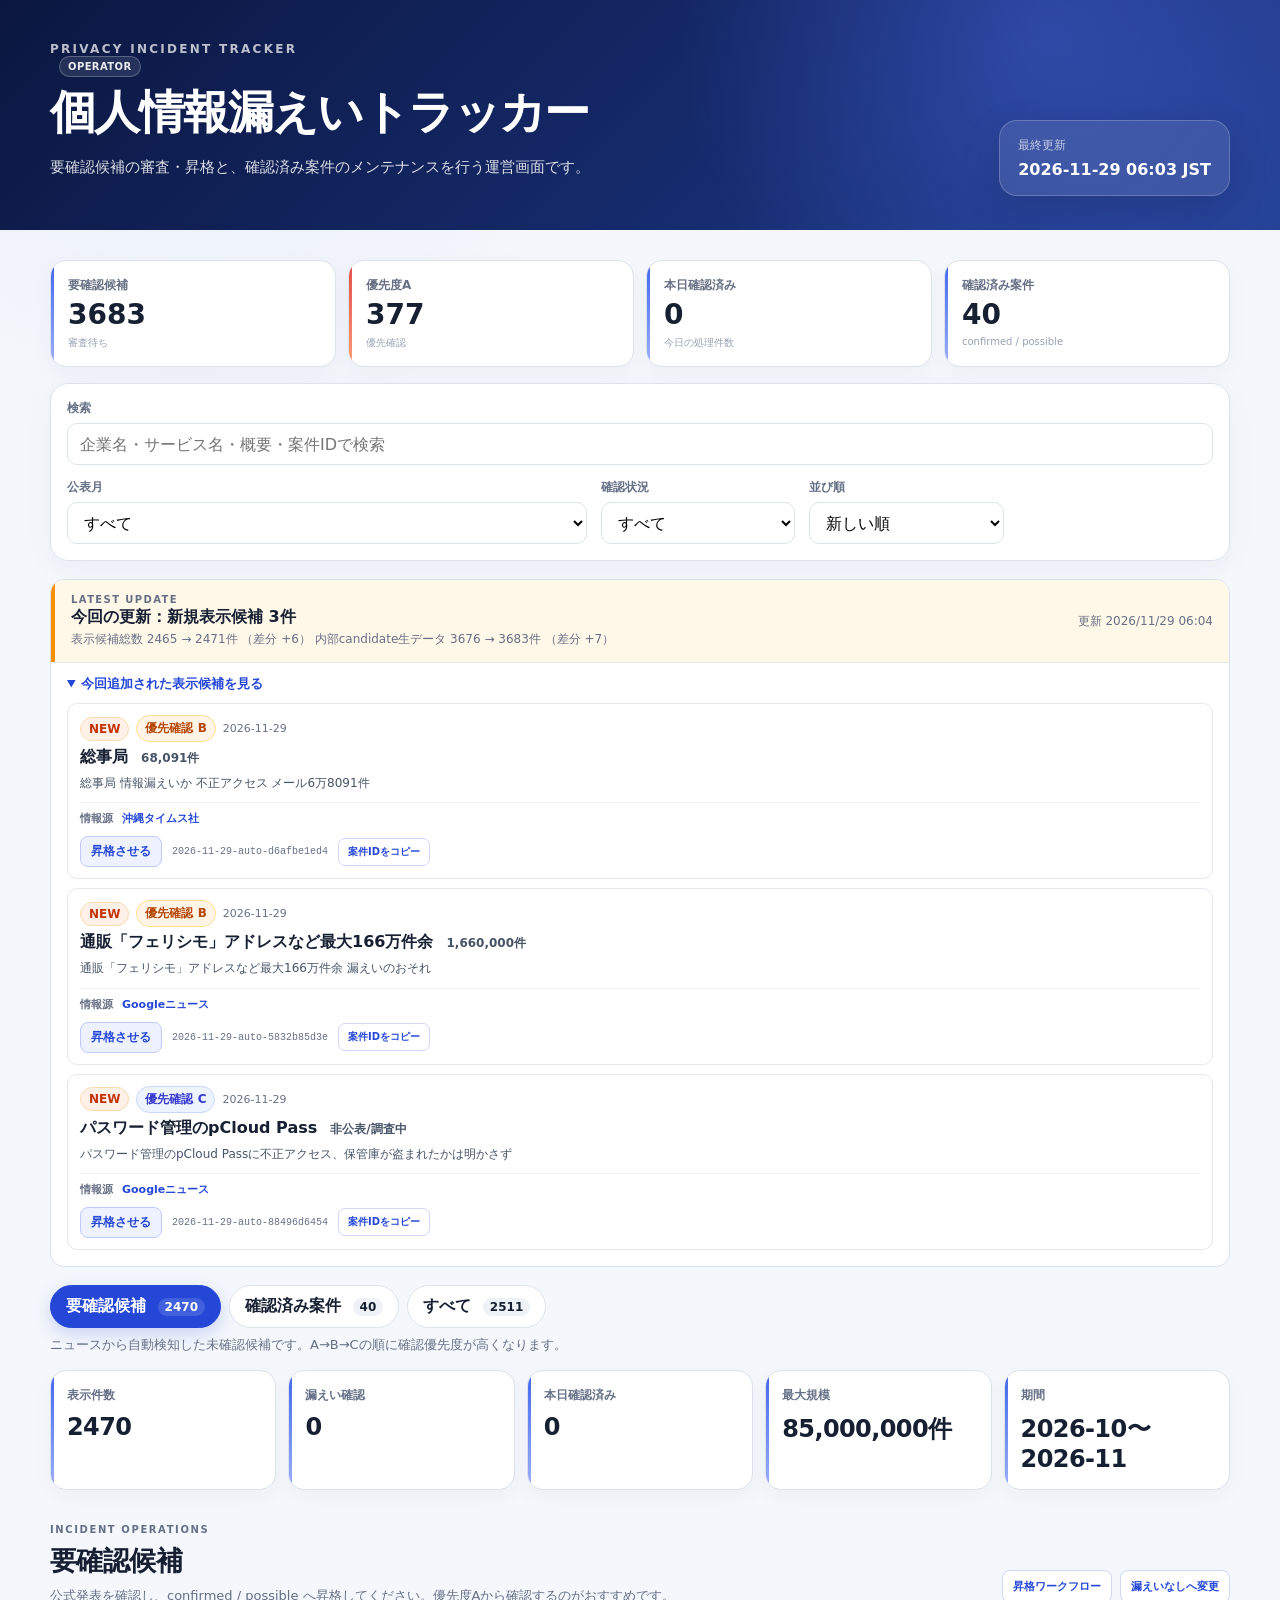
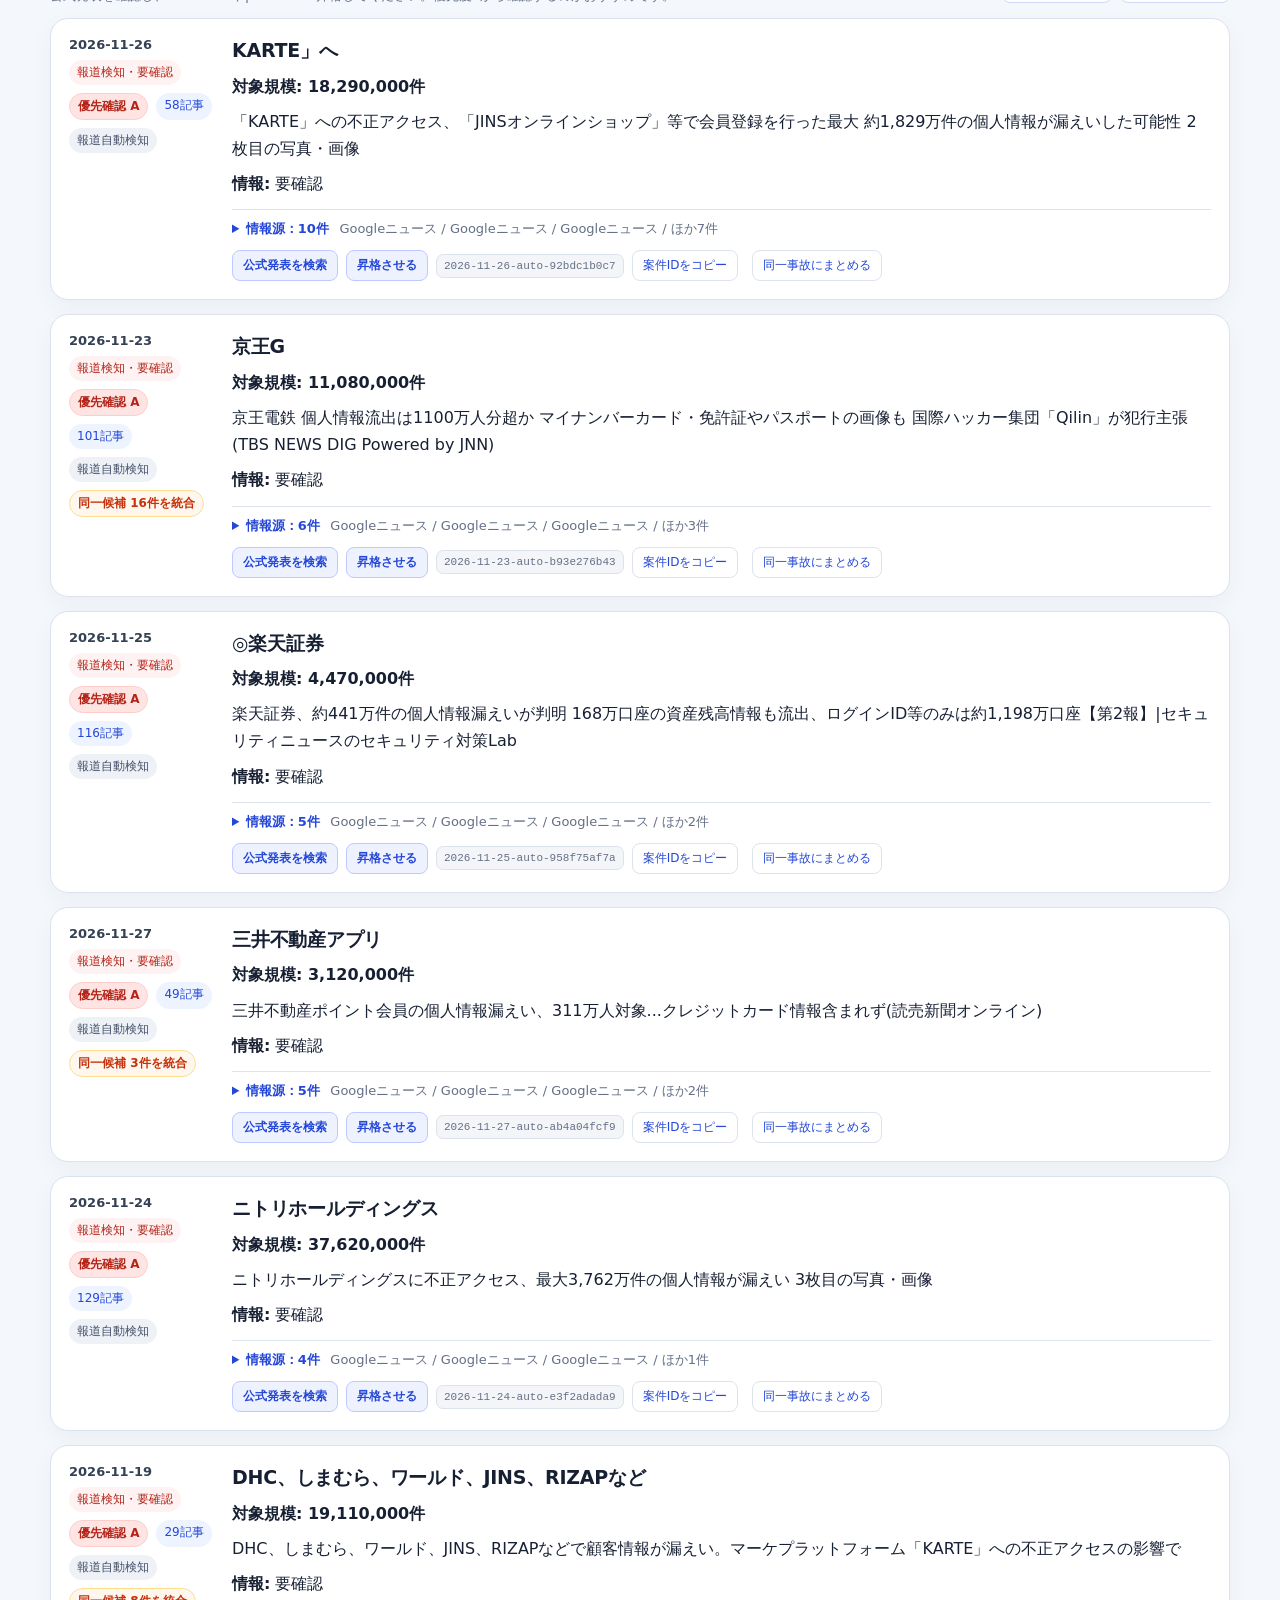
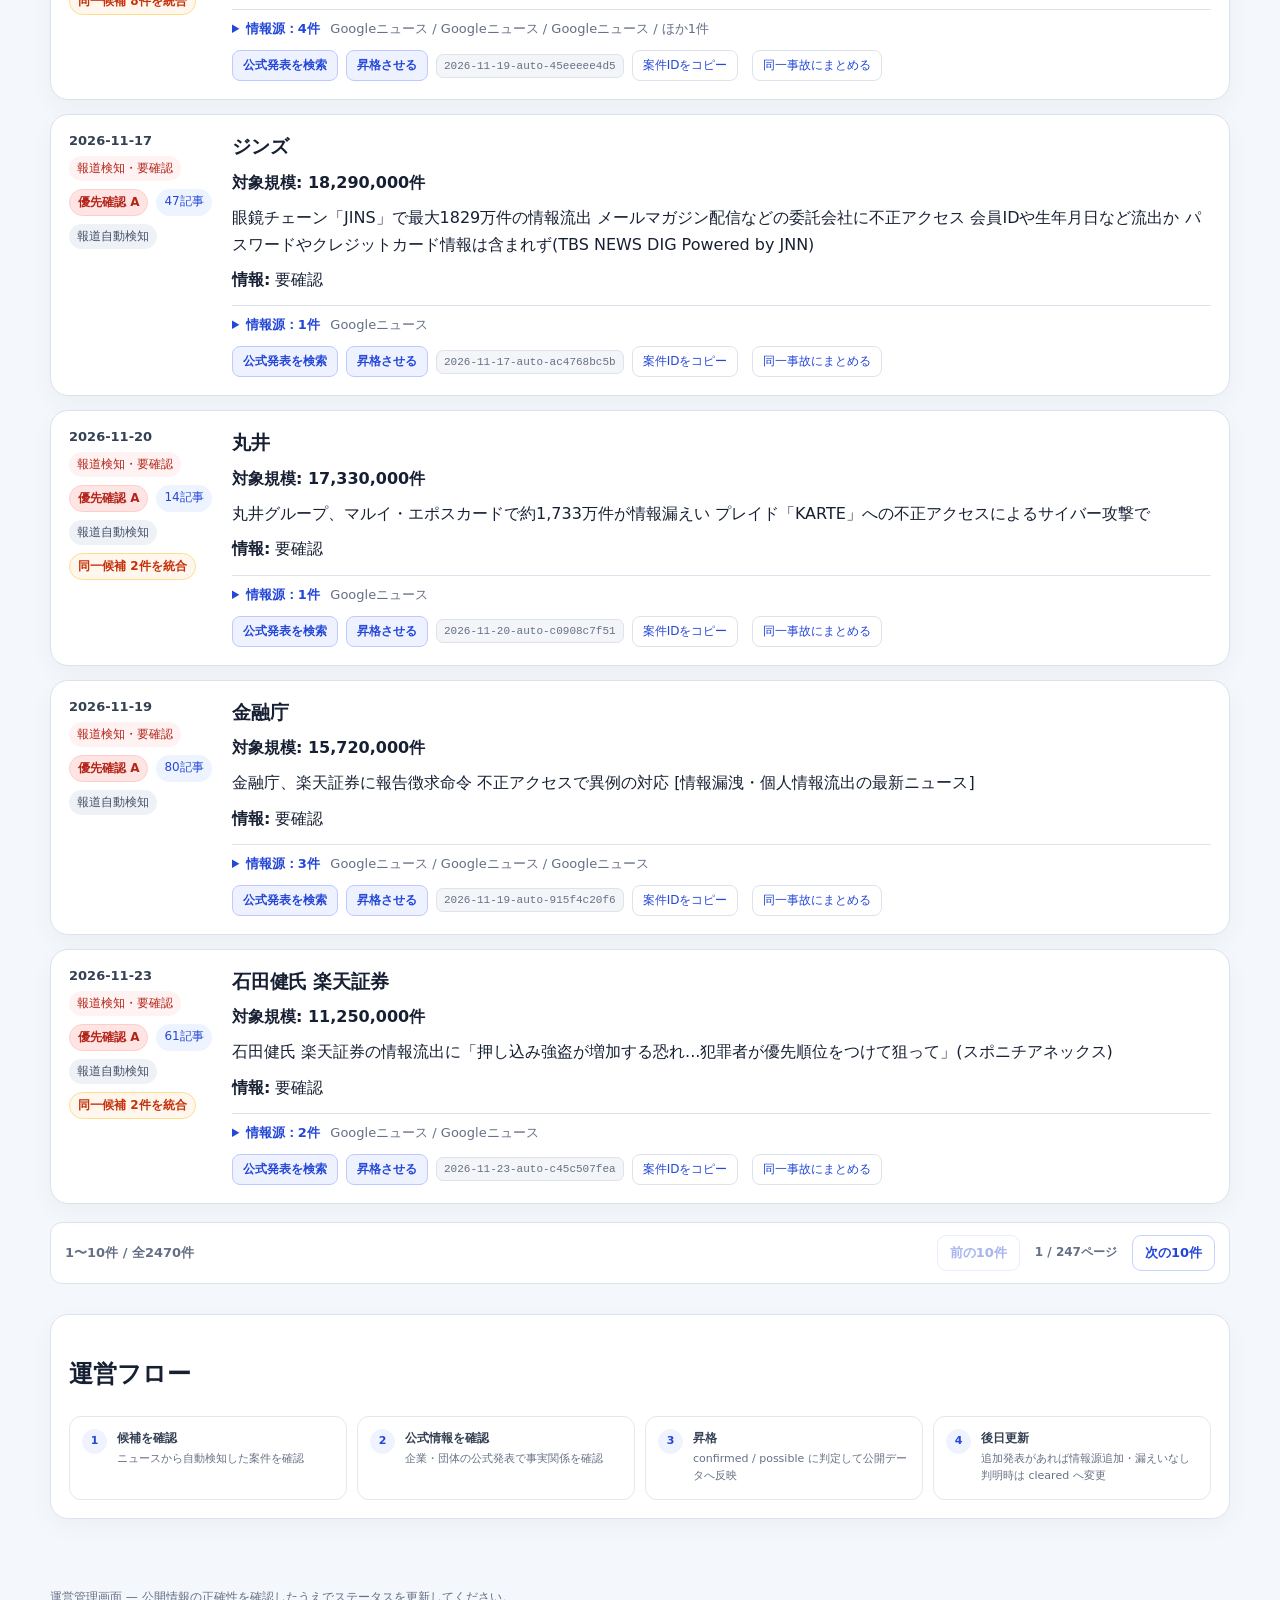
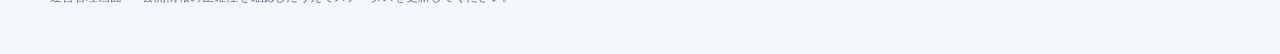
<file: operator.html>
<!doctype html>
<html lang="ja">
<head>
  <meta charset="utf-8" />
  <meta name="viewport" content="width=device-width,initial-scale=1" />
  <meta name="description" content="個人情報漏えいトラッカー運営管理画面" />
  <title>個人情報漏えいトラッカー | OPERATOR</title>
  <link rel="stylesheet" href="styles.css" />
  <link rel="stylesheet" href="candidate-update-ui.css" />
  <link rel="stylesheet" href="operator-ui-v1.0.css?v=1.0" />
  <link rel="stylesheet" href="operator-focus-v1.1.css?v=1.1" />
  <link rel="stylesheet" href="candidate-update-copy-id-v1.0.css?v=1.0" />
  <link rel="stylesheet" href="operator-reviewed-editor-v1.2.css?v=1.2" />
  <link rel="stylesheet" href="operator-reviewed-editor-v1.3.css?v=1.3" />
  <link rel="stylesheet" href="operator-promote-editor-v1.0.css?v=1.0" />
  <link rel="stylesheet" href="operator-candidate-merge-v1.2.css?v=1.2" />
  <link rel="stylesheet" href="operator-reviewed-editor-v1.4.css?v=1.4" />
</head>
<body>
  <header class="site-header">
    <div class="wrap">
      <div>
        <p class="eyebrow">PRIVACY INCIDENT TRACKER</p>
        <span class="operator-mode-badge">OPERATOR</span>
        <h1>個人情報漏えいトラッカー</h1>
        <p class="lead">要確認候補の審査・昇格と、確認済み案件のメンテナンスを行う運営画面です。</p>
      </div>
      <div class="updated-card">
        <span>最終更新</span>
        <strong id="lastUpdated">読み込み中...</strong>
      </div>
    </div>
  </header>

  <main class="wrap main-grid">
    <section class="operator-work-summary" aria-label="運営状況">
      <article>
        <span>要確認候補</span>
        <strong id="opCandidateCount">-</strong>
        <small>審査待ち</small>
      </article>
      <article class="priority-card">
        <span>優先度A</span>
        <strong id="opPriorityACount">-</strong>
        <small>優先確認</small>
      </article>
      <article>
        <span>本日確認済み</span>
        <strong id="opTodayReviewed">-</strong>
        <small>今日の処理件数</small>
      </article>
      <article>
        <span>確認済み案件</span>
        <strong id="opVerifiedCount">-</strong>
        <small>confirmed / possible</small>
      </article>
    </section>

    <section class="panel controls" aria-label="絞り込み">
      <div class="control wide">
        <label for="q">検索</label>
        <input id="q" type="search" placeholder="企業名・サービス名・概要・案件IDで検索" />
      </div>
      <div class="control">
        <label for="month">公表月</label>
        <select id="month"><option value="">すべて</option></select>
      </div>
      <div class="control">
        <label for="status">確認状況</label>
        <select id="status">
          <option value="">すべて</option>
          <option value="confirmed">漏えい確認</option>
          <option value="possible">漏えいの可能性</option>
          <option value="candidate">報道検知・要確認</option>
        </select>
      </div>
      <div class="control">
        <label for="sort">並び順</label>
        <select id="sort">
          <option value="date-desc">新しい順</option>
          <option value="date-asc">古い順</option>
          <option value="count-desc">件数が多い順</option>
        </select>
      </div>
    </section>

    <nav class="view-tabs operator-tabs" aria-label="表示区分">
      <button type="button" class="view-tab active" data-view="candidate">
        要確認候補 <span id="tabCandidateCount">0</span>
      </button>
      <button type="button" class="view-tab" data-view="verified">
        確認済み案件 <span id="tabVerifiedCount">0</span>
      </button>
      <button type="button" class="view-tab" data-view="all">
        すべて <span id="tabAllCount">0</span>
      </button>
    </nav>

    <p id="viewNotice" class="view-notice">
      ニュースから自動検知した未確認候補です。A→B→Cの順に確認優先度が高くなります。
    </p>

    <!-- app.js compatibility: public "自分に関連" UI is intentionally hidden on operator site. -->
    <div class="operator-compat" hidden aria-hidden="true">
      <input id="myServiceSearch" type="search" />
      <div id="servicePickerVerified"></div>
      <strong id="selectedServiceCount">0</strong>
      <button type="button" id="saveMyServices"></button>
      <button type="button" id="clearMyServices"></button>
      <button type="button" class="view-tab" data-view="mine"><span id="tabMineCount">0</span></button>
    </div>

    <section class="stats stats-five" aria-label="表示中の統計">
      <article><span>表示件数</span><strong id="statCases">-</strong></article>
      <article><span>漏えい確認</span><strong id="statConfirmed">-</strong></article>
      <article><span>本日確認済み</span><strong id="statTodayReviewed">-</strong></article>
      <article><span>最大規模</span><strong id="statLargest">-</strong></article>
      <article><span>期間</span><strong id="statRange">-</strong></article>
    </section>

    <section>
      <div class="section-head operator-section-head">
        <div>
          <p class="operator-section-kicker">INCIDENT OPERATIONS</p>
          <h2 id="operatorListTitle">要確認候補</h2>
          <p id="operatorListHelp">公式発表を確認し、confirmed / possible へ昇格してください。</p>
        </div>
        <div class="operator-quick-links">
          <a href="https://github.com/5884ism/privacy-leak-tracker/actions/workflows/promote-incident.yml"
             target="_blank" rel="noopener">昇格ワークフロー</a>
          <a href="https://github.com/5884ism/privacy-leak-tracker/actions/workflows/resolve-incident.yml"
             target="_blank" rel="noopener">漏えいなしへ変更</a>
        </div>
      </div>

      <div id="cards" class="cards" aria-live="polite"></div>
      <p id="empty" class="empty" hidden>条件に一致する案件はありません。</p>
    </section>

    <section class="methodology panel operator-rules">
      <h2>運営フロー</h2>
      <div class="operator-flow">
        <div><b>1</b><span><strong>候補を確認</strong>ニュースから自動検知した案件を確認</span></div>
        <div><b>2</b><span><strong>公式情報を確認</strong>企業・団体の公式発表で事実関係を確認</span></div>
        <div><b>3</b><span><strong>昇格</strong>confirmed / possible に判定して公開データへ反映</span></div>
        <div><b>4</b><span><strong>後日更新</strong>追加発表があれば情報源追加・漏えいなし判明時は cleared へ変更</span></div>
      </div>
    </section>
  </main>

  <footer class="wrap footer">
    <p>運営管理画面 — 公開情報の正確性を確認したうえでステータスを更新してください。</p>
  </footer>

  <script src="app.js" defer></script>
  <script src="mine-merge.js" defer></script>
  <script src="candidate-filter.js" defer></script>
  <script src="pagination.js" defer></script>
  <script src="official-updates.js" defer></script>
  <script src="candidate-update-ui.js" defer></script>
  <script src="candidate-update-ui-state-fix.js" defer></script>
  <script src="operator-focus-v1.1.js?v=1.1" defer></script>
  <script src="candidate-update-copy-id-v1.0.js?v=1.0" defer></script>
  <script src="operator-edit-reviewed-incident-v1.0.js?v=1.0" defer></script>
  <script src="operator-reviewed-editor-v1.3-direct.js?v=1.3" defer></script>
  <script src="operator-promote-editor-v1.0.js?v=1.0" defer></script>
  <script src="operator-candidate-merge-v1.1.js?v=1.1" defer></script>
</body>
</html>
</file>
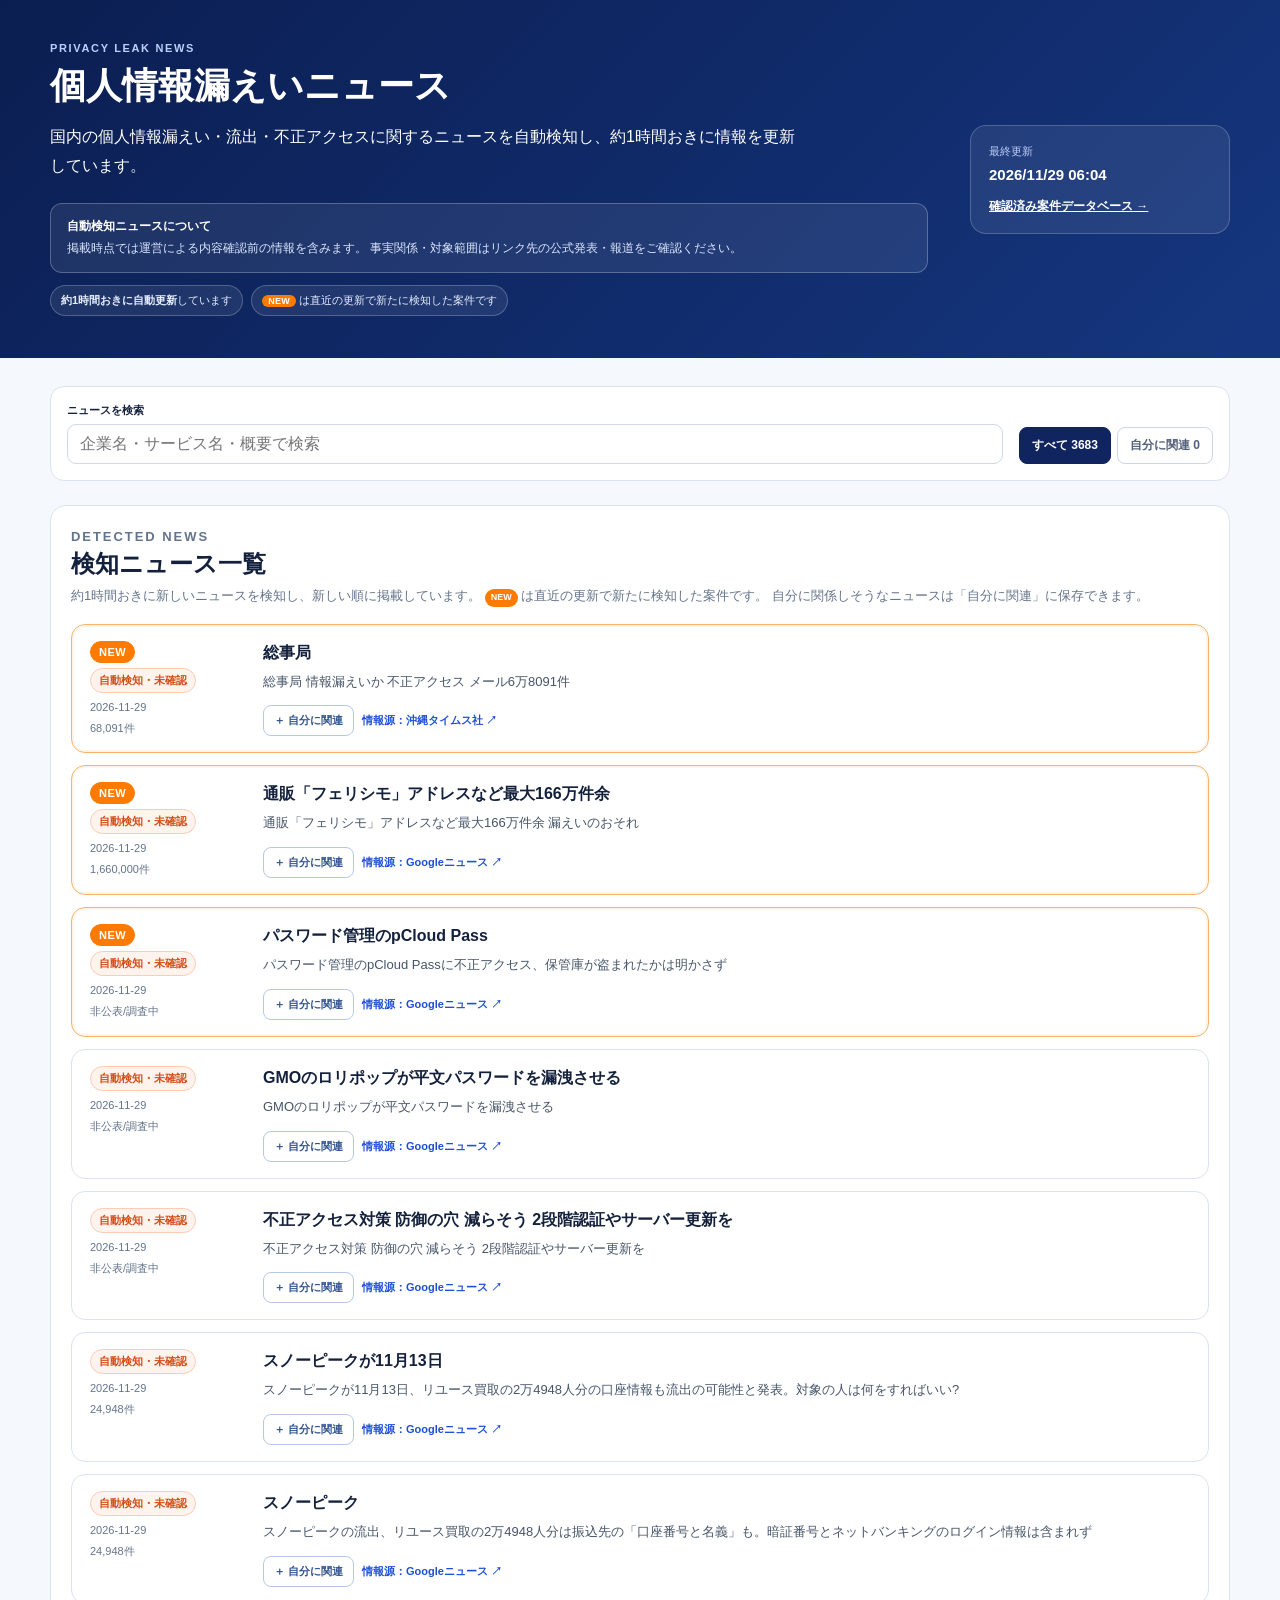
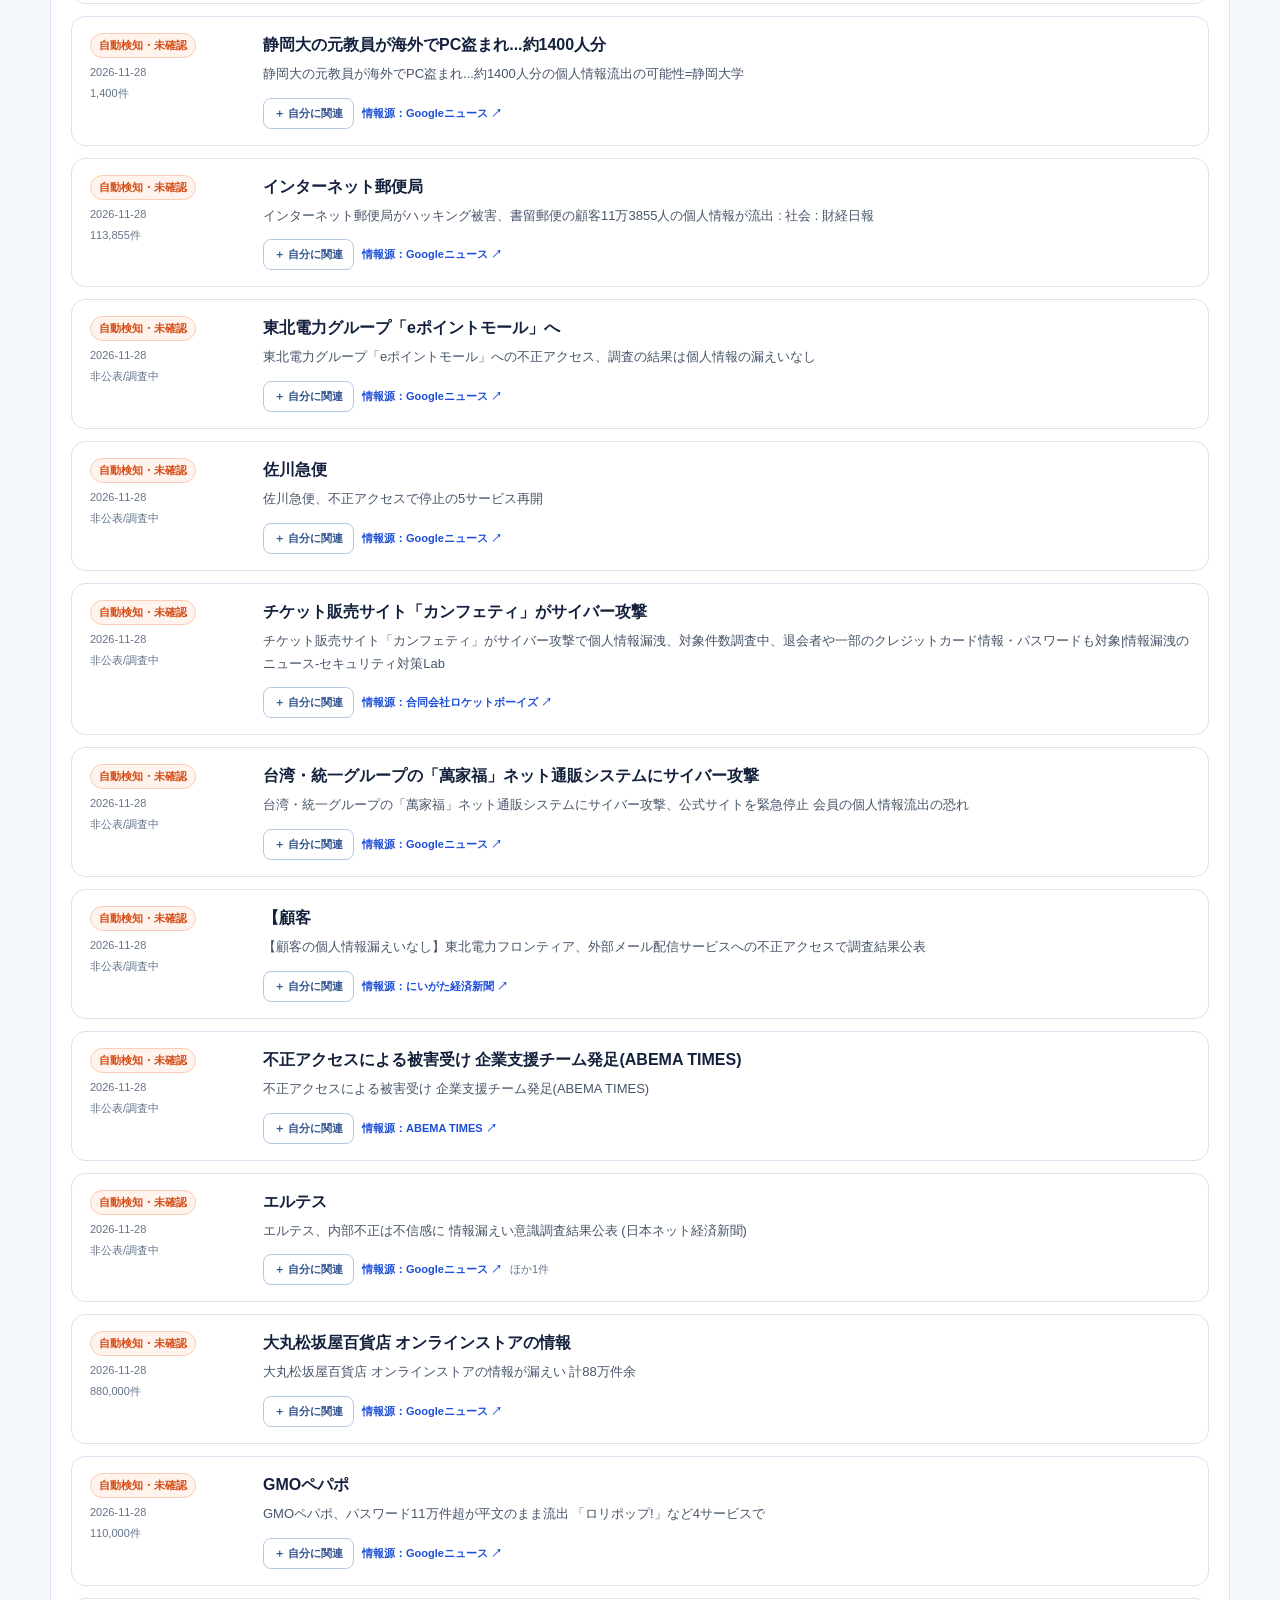
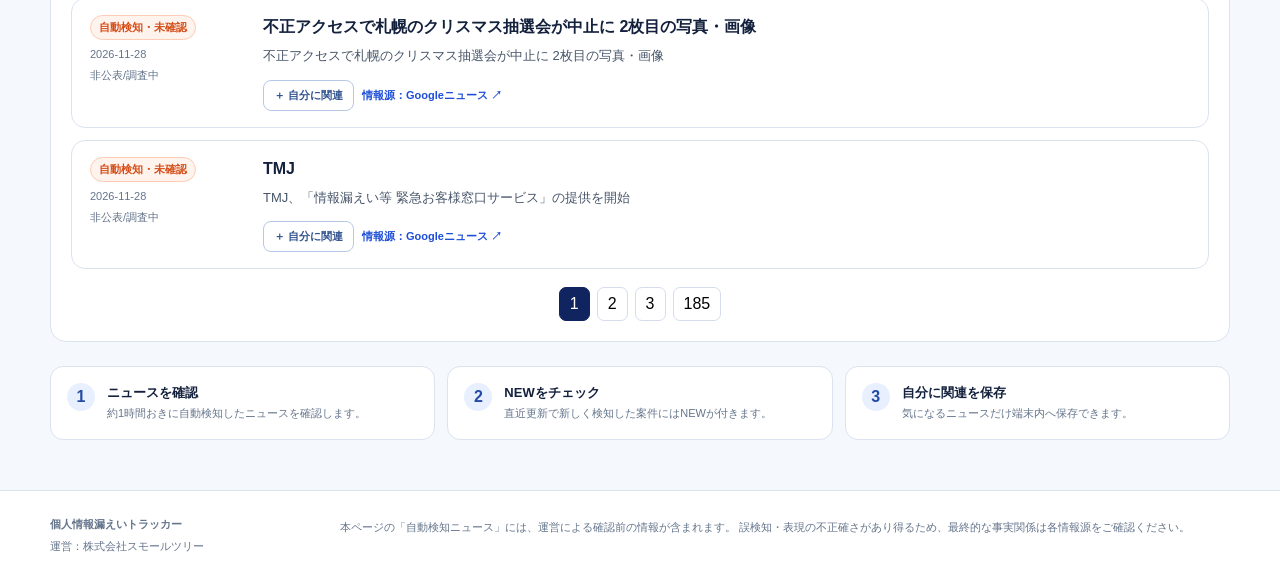
<file: top.html>
<!doctype html>
<html lang="ja">
<head>
  <!-- Google tag (gtag.js) -->
  <script async src="https://www.googletagmanager.com/gtag/js?id=G-R6JG78RZYR"></script>
  <script>
    window.dataLayer = window.dataLayer || [];
    function gtag(){dataLayer.push(arguments);}
    gtag('js', new Date());
    gtag('config', 'G-R6JG78RZYR');
  </script>

  <meta charset="utf-8" />
  <meta name="viewport" content="width=device-width,initial-scale=1" />
  <meta name="description" content="個人情報漏えい・流出・不正アクセスに関する自動検知ニュースを約1時間おきに更新して掲載。" />
  <meta name="theme-color" content="#10245f" />
  <title>個人情報漏えいニュース | 個人情報漏えいトラッカー</title>

  <link rel="stylesheet" href="top.css?v=1.1" />
</head>
<body>
  <header class="hero">
    <div class="wrap hero-inner">
      <div>
        <p class="eyebrow">PRIVACY LEAK NEWS</p>
        <h1>個人情報漏えいニュース</h1>
        <p class="lead">
          国内の個人情報漏えい・流出・不正アクセスに関するニュースを自動検知し、約1時間おきに情報を更新しています。
        </p>

        <div class="hero-note">
          <strong>自動検知ニュースについて</strong>
          <span>
            掲載時点では運営による内容確認前の情報を含みます。
            事実関係・対象範囲はリンク先の公式発表・報道をご確認ください。
          </span>
        </div>

        <div class="update-policy">
          <span><b>約1時間おきに自動更新</b>しています</span>
          <span><b class="inline-new">NEW</b> は直近の更新で新たに検知した案件です</span>
        </div>
      </div>

      <div class="hero-side">
        <span>最終更新</span>
        <strong id="generatedAt">読み込み中...</strong>
        <a href="index.html">確認済み案件データベース →</a>
      </div>
    </div>
  </header>

  <main class="wrap">
    <section id="updateSection" class="update-section" hidden>
      <div class="section-head">
        <div>
          <p class="section-kicker">UPDATED NEWS</p>
          <h2>アップデートニュース</h2>
          <p>運営が内容を確認・修正したニュースだけを表示します。新規検知ニュースはここには表示しません。</p>
        </div>
        <span id="updateCount" class="count-pill">0件</span>
      </div>
      <div id="updateCards" class="update-cards"></div>
    </section>

    <section class="toolbar">
      <div class="searchbox">
        <label for="q">ニュースを検索</label>
        <input id="q" type="search" placeholder="企業名・サービス名・概要で検索" />
      </div>

      <div class="view-switch">
        <button class="active" data-view="all">すべて <span id="allCount">0</span></button>
        <button data-view="mine">自分に関連 <span id="mineCount">0</span></button>
      </div>
    </section>

    <section class="news-section">
      <div class="section-head">
        <div>
          <p class="section-kicker">DETECTED NEWS</p>
          <h2>検知ニュース一覧</h2>
          <p>
            約1時間おきに新しいニュースを検知し、新しい順に掲載しています。
            <span class="new-help"><b>NEW</b> は直近の更新で新たに検知した案件です。</span>
            自分に関係しそうなニュースは「自分に関連」に保存できます。
          </p>
        </div>
      </div>

      <div id="newsCards" class="news-cards" aria-live="polite"></div>
      <p id="empty" class="empty" hidden>条件に一致するニュースはありません。</p>
      <div id="pager" class="pager"></div>
    </section>

    <section class="guide">
      <article>
        <span>1</span>
        <div><strong>ニュースを確認</strong><p>約1時間おきに自動検知したニュースを確認します。</p></div>
      </article>
      <article>
        <span>2</span>
        <div><strong>NEWをチェック</strong><p>直近更新で新しく検知した案件にはNEWが付きます。</p></div>
      </article>
      <article>
        <span>3</span>
        <div><strong>自分に関連を保存</strong><p>気になるニュースだけ端末内へ保存できます。</p></div>
      </article>
    </section>
  </main>

  <footer>
    <div class="wrap footer-inner">
      <div>
        <strong>個人情報漏えいトラッカー</strong>
        <p>運営：株式会社スモールツリー</p>
      </div>
      <p>
        本ページの「自動検知ニュース」には、運営による確認前の情報が含まれます。
        誤検知・表現の不正確さがあり得るため、最終的な事実関係は各情報源をご確認ください。
      </p>
    </div>
  </footer>

  <script src="top.js?v=1.1" defer></script>
</body>
</html>
</file>
<file: styles.css>
:root { --bg:#f5f7fb; --panel:#fff; --text:#172033; --muted:#657087; --line:#dde3ec; --accent:#2447d8; --danger:#b42318; --warn:#b54708; --ok:#067647; }
*{box-sizing:border-box} body{margin:0;font-family:system-ui,-apple-system,"Segoe UI",sans-serif;background:var(--bg);color:var(--text)}
a{color:var(--accent)} .wrap{width:min(1180px,calc(100% - 32px));margin:auto}
.site-header{padding:48px 0 28px;background:linear-gradient(135deg,#0d1738,#253b8a);color:#fff}.site-header .wrap{display:flex;justify-content:space-between;gap:32px;align-items:end}.eyebrow{font-size:12px;letter-spacing:.18em;opacity:.72}.site-header h1{font-size:clamp(30px,5vw,50px);margin:.2em 0}.lead{max-width:760px;line-height:1.8;opacity:.86}.updated-card{min-width:180px;background:#ffffff12;border:1px solid #ffffff33;padding:16px 18px;border-radius:14px}.updated-card span,.updated-card strong{display:block}.updated-card span{font-size:12px;opacity:.7}.updated-card strong{margin-top:6px}
.main-grid{padding:28px 0 50px}.panel{background:var(--panel);border:1px solid var(--line);border-radius:16px;padding:18px}.controls{display:grid;grid-template-columns:2fr 1fr 1fr 1fr;gap:14px}.control label{display:block;font-size:12px;font-weight:700;color:var(--muted);margin-bottom:6px}.control input,.control select{width:100%;height:42px;border:1px solid var(--line);border-radius:10px;background:#fff;padding:0 12px;font:inherit}
.view-tabs{display:flex;gap:8px;flex-wrap:wrap;margin:18px 0 8px}.view-tab{border:1px solid var(--line);background:#fff;color:var(--text);padding:10px 14px;border-radius:999px;font:inherit;font-weight:700;cursor:pointer}.view-tab span{display:inline-block;margin-left:6px;padding:2px 7px;border-radius:999px;background:#eef1f6;font-size:12px}.view-tab.active{background:var(--accent);border-color:var(--accent);color:#fff}.view-tab.active span{background:#ffffff22}.view-notice{margin:0 0 18px;color:var(--muted);font-size:13px}
.stats{display:grid;grid-template-columns:repeat(4,1fr);gap:14px;margin:18px 0 32px}.stats article{background:#fff;border:1px solid var(--line);border-radius:14px;padding:16px}.stats span{font-size:12px;color:var(--muted);display:block}.stats strong{font-size:24px;display:block;margin-top:6px}.section-head{display:flex;justify-content:space-between;align-items:end;margin:0 0 12px}.section-head h2{margin:0}.section-head p{color:var(--muted);margin:.4em 0 0}.cards{display:grid;gap:12px}.card{background:#fff;border:1px solid var(--line);border-radius:16px;padding:18px;display:grid;grid-template-columns:145px 1fr;gap:18px}.date{font-weight:800}.meta{display:flex;flex-wrap:wrap;gap:8px;margin:8px 0}.badge{font-size:12px;padding:4px 8px;border-radius:999px;background:#eef1f6;color:#45516a}.badge.confirmed{background:#ecfdf3;color:var(--ok)}.badge.possible{background:#fff4e5;color:var(--warn)}.badge.candidate{background:#fef3f2;color:var(--danger)}.badge.merged{background:#eef4ff;color:#2447d8}.card h3{margin:0 0 4px;font-size:20px}.card p{margin:8px 0;line-height:1.7}.count{font-weight:800}.sources{display:flex;flex-wrap:wrap;gap:10px;margin-top:10px}.sources a{font-size:13px}.empty{text-align:center;color:var(--muted);padding:48px}.methodology{margin-top:30px;line-height:1.8}.footer{color:var(--muted);font-size:12px;padding:0 0 36px}
@media(max-width:800px){.site-header .wrap{display:block}.updated-card{margin-top:20px}.controls{grid-template-columns:1fr 1fr}.wide{grid-column:1/-1}.stats{grid-template-columns:1fr 1fr}.card{grid-template-columns:1fr}}

.badge.priority{font-weight:800}
.badge.priority-A{background:#fee4e2;color:#b42318;border:1px solid #fecdca}
.badge.priority-B{background:#fff4e5;color:#b54708;border:1px solid #fedf89}
.badge.priority-C{background:#eef4ff;color:#3538cd;border:1px solid #c7d7fe}

/* v1.6 source folding + review workflow UI */
.source-details{margin-top:12px;border-top:1px solid var(--line);padding-top:10px}
.source-details summary{cursor:pointer;color:var(--accent);font-size:13px;font-weight:700}
.source-details summary span{color:var(--muted);font-weight:400;margin-left:6px}
.source-details ul{margin:10px 0 0;padding-left:20px;columns:2}
.source-details li{margin:5px 0;break-inside:avoid}
.source-details a{font-size:13px}
.incident-tools{display:flex;align-items:center;gap:8px;flex-wrap:wrap;margin-top:12px}
.incident-tools code{font-size:11px;background:#f3f5f8;border:1px solid var(--line);padding:5px 7px;border-radius:7px;color:var(--muted)}
.incident-tools button{border:1px solid var(--line);background:#fff;color:var(--accent);border-radius:8px;padding:6px 10px;font:inherit;font-size:12px;cursor:pointer}
.review-meta{font-size:12px;color:var(--muted)}
@media(max-width:800px){.source-details ul{columns:1}}

/* v1.7 official search button */
.review-search-btn{
  display:inline-flex;
  align-items:center;
  text-decoration:none;
  border:1px solid #bfc9ff;
  background:#eef2ff;
  color:#2447d8;
  border-radius:8px;
  padding:6px 10px;
  font-size:12px;
  font-weight:700;
}
.review-search-btn:hover{background:#e2e8ff}

/* v1.8 review help */
.review-help{display:inline-block}
.review-help summary{
  cursor:pointer;
  list-style:none;
  border:1px solid var(--line);
  background:#fff;
  color:var(--accent);
  border-radius:8px;
  padding:6px 10px;
  font-size:12px;
  font-weight:700;
}
.review-help summary::-webkit-details-marker{display:none}
.review-help[open]{
  flex-basis:100%;
  margin-top:4px;
  background:#f8faff;
  border:1px solid #d9e2ff;
  border-radius:10px;
  padding:10px 12px;
}
.review-help[open] summary{
  display:inline-block;
  margin-bottom:6px;
}
.review-help ol{
  margin:6px 0 0 18px;
  padding:0;
  color:var(--muted);
  font-size:12px;
  line-height:1.7;
}
.review-help a{font-weight:700}

/* v1.9 daily review counter */
.stats.stats-five{grid-template-columns:repeat(5,1fr)}
@media(max-width:1000px){.stats.stats-five{grid-template-columns:repeat(3,1fr)}}
@media(max-width:800px){.stats.stats-five{grid-template-columns:1fr 1fr}}

/* v2.0 personal relevance checker */
.my-services-panel{margin-top:18px}
.my-services-panel summary{cursor:pointer;font-weight:800;color:var(--accent)}
.my-services-body{display:grid;grid-template-columns:1fr auto;gap:16px;align-items:end;margin-top:14px}
.my-services-body label{display:block;font-size:12px;font-weight:700;color:var(--muted);margin-bottom:6px}
.my-services-body textarea{width:100%;border:1px solid var(--line);border-radius:10px;padding:10px 12px;font:inherit;resize:vertical;background:#fff}
.privacy-note{font-size:12px;color:var(--muted);margin:6px 0 0}
.my-services-actions{display:flex;gap:8px;flex-wrap:wrap}
.my-services-actions button{border:0;border-radius:9px;padding:9px 13px;background:var(--accent);color:#fff;font:inherit;font-size:13px;font-weight:700;cursor:pointer}
.my-services-actions button.secondary{background:#eef1f6;color:#45516a}
.view-tab.my-tab{border-color:#bfc9ff}
.badge.relation{font-weight:800}
.badge.relation-3{background:#e8f5e9;color:#067647;border:1px solid #a6e3bd}
.badge.relation-2{background:#fff4e5;color:#b54708;border:1px solid #fedf89}
.badge.relation-1{background:#eef4ff;color:#3538cd;border:1px solid #c7d7fe}
.card-related{box-shadow:inset 4px 0 0 #2447d8}
.relation-note{background:#f7f9ff;border:1px solid #dbe3ff;border-radius:10px;padding:9px 11px;font-size:13px}
@media(max-width:800px){.my-services-body{grid-template-columns:1fr}.my-services-actions{align-items:flex-start}}

/* v2.1 list-based personal service picker */
.service-picker-head{display:grid;grid-template-columns:1fr auto;gap:16px;align-items:end;margin-top:14px}
.service-picker-head label{display:block;font-size:12px;font-weight:700;color:var(--muted);margin-bottom:6px}
.service-picker-head input{width:100%;height:40px;border:1px solid var(--line);border-radius:10px;padding:0 12px;font:inherit}
.selected-count{font-size:13px;color:var(--muted);padding-bottom:9px}
.service-picker-groups{display:grid;grid-template-columns:1fr 1fr;gap:16px;margin-top:16px}
.service-picker-groups section{border:1px solid var(--line);border-radius:12px;padding:12px;background:#fafbfe}
.service-picker-groups h3{font-size:14px;margin:0 0 10px}
.service-picker-list{display:grid;gap:6px;max-height:300px;overflow:auto;padding-right:4px}
.service-choice{display:grid;grid-template-columns:auto 1fr auto;gap:9px;align-items:center;background:#fff;border:1px solid var(--line);border-radius:9px;padding:8px 9px;cursor:pointer}
.service-choice:hover{border-color:#bfc9ff;background:#f8faff}
.service-choice input{width:17px;height:17px}
.service-choice-name{font-size:13px;font-weight:650}
.service-choice-count{font-size:11px;color:var(--muted);background:#eef1f6;border-radius:999px;padding:2px 7px}
.picker-empty{color:var(--muted);font-size:12px}
@media(max-width:800px){
  .service-picker-head,.service-picker-groups{grid-template-columns:1fr}
}

/* v2.2 verified-only personal service picker */
.service-picker-groups.single{grid-template-columns:1fr}
.service-picker-groups.single section{max-width:none}
.service-choice{grid-template-columns:auto 1fr}

/* v2.3 official follow-up tracking */
.badge.official-update{background:#fff1f3;color:#c01048;border:1px solid #fecdd6;font-weight:800}
.official-updates{margin:12px 0;border:1px solid #fecdd6;background:#fff8f9;border-radius:10px;padding:9px 11px}
.official-updates summary{cursor:pointer;font-weight:800;color:#c01048}
.official-updates ul{margin:9px 0 0;padding-left:20px}
.official-updates li{margin:7px 0;line-height:1.5}
.official-update-date{display:inline-block;min-width:145px;color:var(--muted);font-size:12px}
.update-kind{display:inline-block;margin-left:6px;padding:2px 6px;border-radius:999px;background:#fff;border:1px solid #fecdd6;color:#a11043;font-size:11px}
.official-update-note{color:var(--muted);font-size:12px;margin:8px 0 0}

/* v2.4 official review + related incident merge */
.badge.official-reviewed{
  background:#ecfdf3;
  color:#067647;
  border:1px solid #abefc6;
  font-weight:800;
}
.official-updates.reviewed{
  border-color:#abefc6;
  background:#f6fef9;
}
.reviewed-mark{
  display:inline-block;
  margin-left:6px;
  padding:2px 6px;
  border-radius:999px;
  background:#ecfdf3;
  border:1px solid #abefc6;
  color:#067647;
  font-size:11px;
  font-weight:700;
}
.official-review-actions{
  display:flex;
  gap:8px;
  flex-wrap:wrap;
  align-items:center;
  margin-top:10px;
}
.official-review-actions code{
  font-size:11px;
  background:#fff;
  border:1px solid #fecdd6;
  padding:5px 7px;
  border-radius:7px;
}
.official-review-actions button,
.official-review-actions a{
  border:1px solid #fecdd6;
  background:#fff;
  color:#c01048;
  border-radius:8px;
  padding:6px 10px;
  font:inherit;
  font-size:12px;
  font-weight:700;
  cursor:pointer;
  text-decoration:none;
}
.badge.same-incident-merged{
  background:#eef4ff;
  color:#3538cd;
  border:1px solid #c7d7fe;
  font-weight:800;
}

/* v2.5 related-tab duplicate merge */
.badge.same-incident-merged{
  background:#eef4ff;
  color:#3538cd;
  border:1px solid #c7d7fe;
  font-weight:800;
}

/* v2.8 pagination */
.incident-pager{
  display:flex;
  justify-content:space-between;
  align-items:center;
  gap:16px;
  margin:18px 0 28px;
  padding:12px 14px;
  border:1px solid var(--line);
  border-radius:12px;
  background:#fff;
}

.incident-pager-info{
  color:var(--muted);
  font-size:13px;
  font-weight:700;
}

.incident-pager-actions{
  display:flex;
  align-items:center;
  gap:10px;
}

.pager-btn{
  border:1px solid #c7d2fe;
  background:#fff;
  color:#2447d8;
  border-radius:9px;
  padding:8px 12px;
  font:inherit;
  font-size:13px;
  font-weight:800;
  cursor:pointer;
}

.pager-btn:hover:not(:disabled){
  background:#eef4ff;
}

.pager-btn:disabled{
  opacity:.4;
  cursor:not-allowed;
}

.pager-page{
  min-width:92px;
  text-align:center;
  color:var(--muted);
  font-size:12px;
  font-weight:700;
}

@media(max-width:700px){
  .incident-pager{
    flex-direction:column;
    align-items:stretch;
  }
  .incident-pager-actions{
    justify-content:space-between;
  }
}

/* v2.8.1 pagination fix */
.card.pagination-hidden{
  display:none !important;
}

.incident-pager{
  display:flex;
  justify-content:space-between;
  align-items:center;
  gap:16px;
  margin:18px 0 28px;
  padding:12px 14px;
  border:1px solid var(--line);
  border-radius:12px;
  background:#fff;
}

.incident-pager-info{
  color:var(--muted);
  font-size:13px;
  font-weight:700;
}

.incident-pager-actions{
  display:flex;
  align-items:center;
  gap:10px;
}

.pager-btn{
  border:1px solid #c7d2fe;
  background:#fff;
  color:#2447d8;
  border-radius:9px;
  padding:8px 12px;
  font:inherit;
  font-size:13px;
  font-weight:800;
  cursor:pointer;
}

.pager-btn:hover:not(:disabled){
  background:#eef4ff;
}

.pager-btn:disabled{
  opacity:.4;
  cursor:not-allowed;
}

.pager-page{
  min-width:92px;
  text-align:center;
  color:var(--muted);
  font-size:12px;
  font-weight:700;
}

@media(max-width:700px){
  .incident-pager{
    flex-direction:column;
    align-items:stretch;
  }
  .incident-pager-actions{
    justify-content:space-between;
  }
}

/* v3.0 candidate duplicate merge */
.badge.candidate-merged{
  background:#fff6ed;
  color:#c4320a;
  border:1px solid #fedf89;
  font-weight:800;
}

/* public v1.0 */
.public-tabs{
  grid-template-columns:repeat(2,minmax(0,max-content));
}
.public-stats{
  grid-template-columns:repeat(4,minmax(0,1fr));
}
.public-official-updates{
  border-color:#dbe5ff;
  background:#f8faff;
}
@media(max-width:800px){
  .public-stats{
    grid-template-columns:repeat(2,minmax(0,1fr));
  }
}

/* cleared status v1.0 */
.badge.cleared{
  background:#eef2f6;
  color:#344054;
  border:1px solid #d0d5dd;
  font-weight:800;
}
.resolution-note{
  margin:12px 0;
  padding:12px 14px;
  border:1px solid #98a2b3;
  border-radius:10px;
  background:#f8fafc;
  color:#344054;
}
.resolution-note strong{
  display:inline-block;
  margin-right:10px;
}
.resolution-note span{
  color:#667085;
  font-size:12px;
}
.resolution-note p{
  margin:7px 0 4px;
}

/* cleared display v1.1 */
.card-cleared{
  border-color:#cbd5e1;
  background:#fbfcfd;
}

.badge.cleared-primary{
  background:#eef2f6;
  color:#1f2937;
  border:1px solid #98a2b3;
  font-weight:900;
}

.cleared-summary{
  margin:12px 0;
  padding:13px 15px;
  border:1px solid #98a2b3;
  border-radius:10px;
  background:#f8fafc;
  color:#344054;
}

.cleared-summary-head{
  display:flex;
  align-items:center;
  gap:10px;
  flex-wrap:wrap;
  margin-bottom:5px;
}

.cleared-summary-head strong{
  font-size:14px;
  color:#1f2937;
}

.cleared-summary-head span{
  color:#667085;
  font-size:12px;
  font-weight:700;
}

.cleared-summary p{
  margin:5px 0 7px;
}

.cleared-summary a{
  font-weight:800;
}

.muted-count{
  color:#667085;
}
</file>
<file: candidate-update-ui.css>
/* Operator candidate update UI v1.0 */
.candidate-update-panel{
  margin:18px 0 12px;
  border:1px solid #d8e1f0;
  border-radius:14px;
  background:#fff;
  overflow:hidden;
}
.candidate-update-head{
  display:flex;
  justify-content:space-between;
  gap:16px;
  align-items:center;
  padding:14px 16px;
  background:#f8faff;
}
.candidate-update-head.has-new{
  background:#fff8e8;
  border-left:4px solid #f79009;
}
.candidate-update-head.no-new{
  background:#f6fef9;
  border-left:4px solid #12b76a;
}
.candidate-update-head strong{
  display:block;
  margin-top:2px;
  font-size:16px;
}
.candidate-update-kicker{
  display:block;
  color:#667085;
  font-size:10px;
  font-weight:900;
  letter-spacing:.14em;
}
.candidate-update-total,
.candidate-update-time{
  color:#667085;
  font-size:12px;
}
.candidate-update-details{
  padding:12px 16px 16px;
  border-top:1px solid #e4e7ec;
}
.candidate-update-details summary{
  cursor:pointer;
  color:#2447d8;
  font-weight:800;
  font-size:13px;
}
.candidate-update-list{
  display:grid;
  gap:9px;
  margin-top:10px;
}
.candidate-update-item{
  position:relative;
  padding:11px 12px;
  border:1px solid #e4e7ec;
  border-radius:10px;
  background:#fff;
}
.candidate-update-item-meta{
  display:flex;
  align-items:center;
  gap:7px;
  flex-wrap:wrap;
  margin-bottom:5px;
  color:#667085;
  font-size:11px;
}
.candidate-update-item strong{
  display:inline-block;
  margin-right:8px;
}
.candidate-update-count{
  color:#475467;
  font-size:12px;
  font-weight:700;
}
.candidate-update-item p{
  margin:6px 0;
  color:#475467;
  font-size:12px;
  line-height:1.6;
}
.candidate-update-item code{
  color:#667085;
  font-size:10px;
}
.candidate-update-empty{
  margin:0;
  padding:13px 16px;
  color:#667085;
  font-size:13px;
}
.badge.candidate-new{
  background:#fff1e8;
  color:#c4320a;
  border:1px solid #f9dbaf;
  font-weight:900;
}
.candidate-new-card{
  box-shadow:inset 4px 0 0 #f79009;
}
@media(max-width:700px){
  .candidate-update-head{
    align-items:flex-start;
    flex-direction:column;
  }
}

/* Candidate latest-update sources/actions v1.0 */
.candidate-update-sources{
  display:flex;
  gap:9px;
  align-items:flex-start;
  margin-top:9px;
  padding-top:8px;
  border-top:1px solid #eef2f6;
  font-size:11px;
}
.candidate-update-sources > span{
  flex:0 0 auto;
  color:#667085;
  font-weight:700;
}
.candidate-update-source-links{
  display:flex;
  flex-wrap:wrap;
  gap:6px 10px;
}
.candidate-update-source-links a{
  color:#2447d8;
  text-decoration:none;
  font-weight:700;
}
.candidate-update-source-links a:hover{
  text-decoration:underline;
}
.candidate-update-actions{
  display:flex;
  align-items:center;
  flex-wrap:wrap;
  gap:10px;
  margin-top:10px;
}
.candidate-update-actions code{
  color:#667085;
  font-size:10px;
}
.candidate-update-promote-link{
  display:inline-flex;
  align-items:center;
}
@media(max-width:700px){
  .candidate-update-sources{
    flex-direction:column;
    gap:5px;
  }
}
</file>
<file: operator-ui-v1.0.css>
/* Operator UI v1.0
   Desktop-focused visual alignment with the public site.
   Operator-only workflows and candidate controls are preserved. */

:root{
  --op-blue:#2447d8;
  --op-bg:#f4f7fb;
  --op-muted:#667085;
  --op-line:#dbe2ec;
}

body{
  background:
    radial-gradient(circle at 15% 0%,rgba(36,71,216,.055),transparent 28rem),
    var(--op-bg);
}

/* Header */
.site-header{
  position:relative;
  overflow:hidden;
  padding:42px 0 34px;
  background:
    radial-gradient(circle at 82% 15%,rgba(87,121,255,.34),transparent 23rem),
    linear-gradient(135deg,#0b1740 0%,#162b6d 58%,#223f92 100%);
}
.site-header .wrap{
  align-items:flex-end;
  gap:42px;
}
.site-header h1{
  margin:10px 0 9px;
  font-size:46px;
  line-height:1.12;
  letter-spacing:-.035em;
}
.site-header .lead{
  max-width:760px;
  font-size:15px;
  line-height:1.85;
}
.eyebrow{
  margin:0;
  font-weight:800;
  letter-spacing:.19em;
}
.updated-card{
  min-width:196px;
  border-radius:18px;
  background:rgba(255,255,255,.10);
  border:1px solid rgba(255,255,255,.20);
  box-shadow:0 14px 40px rgba(0,0,0,.14);
}
.operator-mode-badge{
  display:inline-flex;
  margin-left:9px;
  padding:4px 8px;
  border-radius:999px;
  border:1px solid rgba(255,255,255,.24);
  background:rgba(255,255,255,.10);
  color:rgba(255,255,255,.9);
  font-size:10px;
  font-weight:800;
  letter-spacing:.04em;
  vertical-align:middle;
}

/* Main / controls */
.main-grid{padding-top:30px}
.controls{
  grid-template-columns:minmax(0,2fr) repeat(3,minmax(145px,.75fr));
  gap:14px;
  padding:16px;
  border-radius:18px;
  box-shadow:0 8px 30px rgba(30,52,110,.045);
}
.control input:focus,
.control select:focus,
#myServicesPanel input:focus{
  outline:none;
  border-color:#8aa3ff;
  box-shadow:0 0 0 4px rgba(36,71,216,.09);
}

/* Featured personal checker */
#myServicesPanel{
  margin-top:14px;
  position:relative;
  border:1px solid #b9c8ff;
  border-left:4px solid var(--op-blue);
  border-radius:18px;
  background:
    linear-gradient(90deg,rgba(36,71,216,.055),rgba(36,71,216,.012) 42%,#fff 72%);
  box-shadow:0 8px 30px rgba(30,52,110,.045);
}
#myServicesPanel[open]{background:#fff}
#myServicesPanel > summary{
  display:grid;
  grid-template-columns:auto 1fr auto;
  align-items:center;
  gap:11px;
  list-style:none;
  cursor:pointer;
  color:#172033;
}
#myServicesPanel > summary::-webkit-details-marker{display:none}
.operator-feature-icon{
  display:inline-flex;
  align-items:center;
  justify-content:center;
  width:30px;
  height:30px;
  border-radius:50%;
  background:var(--op-blue);
  color:#fff;
  font-size:16px;
  font-weight:900;
  box-shadow:0 4px 10px rgba(36,71,216,.22);
}
.operator-feature-copy{
  display:grid;
  gap:3px;
}
.operator-feature-title-row{
  display:flex;
  align-items:center;
  gap:9px;
  flex-wrap:wrap;
}
.operator-feature-title-row strong{
  color:#183cab;
  font-size:16px;
}
.operator-feature-badge{
  display:inline-flex;
  padding:3px 8px;
  border-radius:999px;
  background:#eef4ff;
  border:1px solid #c7d7fe;
  color:#2447d8;
  font-size:10px;
  font-weight:800;
}
.operator-feature-subtitle{
  color:#657087;
  font-size:12px;
  font-weight:500;
}
.operator-feature-chevron{
  width:9px;
  height:9px;
  border-right:2px solid #6b7dbf;
  border-bottom:2px solid #6b7dbf;
  transform:rotate(45deg);
  margin:0 5px 5px 8px;
  transition:.18s ease;
}
#myServicesPanel[open] .operator-feature-chevron{
  transform:rotate(225deg);
  margin-top:6px;
  margin-bottom:0;
}

/* Service picker v1.0 */
.operator-service-v2{
  display:grid;
  gap:14px;
  margin-top:14px;
}
.operator-service-selected,
.operator-service-search,
.operator-service-all{
  border:1px solid #e4e7ec;
  border-radius:12px;
  background:#fff;
}
.operator-service-selected{padding:12px}
.operator-service-title{
  display:flex;
  align-items:baseline;
  justify-content:space-between;
  gap:10px;
  margin-bottom:8px;
}
.operator-service-title h3{margin:0;font-size:13px}
.operator-service-title span,
.operator-service-subhead,
.operator-service-all-note{
  color:#667085;
  font-size:11px;
}
.operator-service-chips{
  display:flex;
  flex-wrap:wrap;
  gap:7px;
}
.operator-service-chip{
  display:inline-flex;
  align-items:center;
  gap:7px;
  border:1px solid #c7d7fe;
  border-radius:999px;
  background:#f5f8ff;
  color:#2447d8;
  padding:6px 9px 6px 11px;
  font-size:12px;
  font-weight:800;
  cursor:pointer;
}
.operator-service-search{padding:10px 12px 12px}
.operator-service-subhead{margin-bottom:7px;font-weight:800}
.operator-service-results,
.operator-service-all-list{
  display:flex;
  flex-wrap:wrap;
  gap:7px;
}
.operator-service-choice{
  display:inline-flex;
  align-items:center;
  gap:6px;
  width:auto;
  max-width:100%;
  border:1px solid #cfd8f6;
  border-radius:999px;
  background:#fff;
  color:#2447d8;
  padding:7px 10px 7px 8px;
  font:inherit;
  font-size:11px;
  font-weight:700;
  line-height:1.25;
  cursor:pointer;
}
.operator-service-choice:hover{
  border-color:#9fb2ff;
  background:#f7f9ff;
}
.operator-service-choice.is-selected{
  border-color:#5b7cfa;
  background:#3157e0;
  color:#fff;
}
.operator-service-check{
  display:inline-flex;
  align-items:center;
  justify-content:center;
  flex:0 0 15px;
  width:15px;
  height:15px;
  border:1px solid #cfd4dc;
  border-radius:50%;
  background:#fff;
  color:#2447d8;
  font-size:10px;
}
.operator-service-all{overflow:hidden}
.operator-service-all > summary{
  display:flex;
  justify-content:space-between;
  gap:10px;
  padding:11px 13px;
  cursor:pointer;
  color:#2447d8;
  font-size:12px;
  font-weight:800;
}
.operator-service-all-note{padding:0 12px 8px}
.operator-service-all-list{
  max-height:340px;
  overflow:auto;
  padding:0 10px 12px;
}
.operator-service-empty{
  margin:0;
  color:#667085;
  font-size:12px;
}
.operator-service-saved{
  margin:0;
  padding:9px 11px;
  border-radius:8px;
  background:#ecfdf3;
  color:#027a48;
  font-size:12px;
  font-weight:700;
}

/* Tabs */
.view-tabs{
  gap:8px;
  margin-top:18px;
}
.view-tab{
  padding:10px 15px;
  border-radius:999px;
  transition:.12s ease;
}
.view-tab:hover{
  transform:translateY(-1px);
  box-shadow:0 5px 16px rgba(36,71,216,.08);
}
.view-tab.active{
  box-shadow:0 6px 18px rgba(36,71,216,.20);
}
.view-notice{
  margin-bottom:16px;
  font-size:13px;
}

/* Stats */
.stats{
  gap:12px;
  margin-top:16px;
}
.stats article{
  position:relative;
  overflow:hidden;
  min-height:96px;
  border-radius:16px;
  border-color:#dbe2ec;
  box-shadow:0 7px 22px rgba(27,45,93,.035);
}
.stats article::before{
  content:"";
  position:absolute;
  inset:0 auto 0 0;
  width:3px;
  background:linear-gradient(180deg,#4166ec,#9bb0ff);
}
.stats span{font-weight:700}
.stats strong{
  margin-top:9px;
  letter-spacing:-.025em;
}

/* Incident area */
.section-head{margin-bottom:12px}
.section-head h2{
  font-size:27px;
  letter-spacing:-.02em;
}
.section-head p{
  font-size:13px;
  line-height:1.65;
}
.cards{gap:14px}
.card{
  position:relative;
  border-radius:18px;
  border-color:#dbe2ec;
  box-shadow:0 8px 24px rgba(26,43,88,.04);
  transition:.13s ease;
}
.card:hover{
  transform:translateY(-1px);
  border-color:#c9d5ed;
  box-shadow:0 12px 30px rgba(26,43,88,.065);
}
.card h3{
  font-size:19px;
  line-height:1.45;
  letter-spacing:-.012em;
}
.date{
  font-size:13px;
  color:#344054;
}
.card-related{
  box-shadow:inset 4px 0 0 #2447d8,0 8px 24px rgba(26,43,88,.04)!important;
}
.relation-note{
  background:#f7f9ff;
  border:1px solid #dbe3ff;
  border-radius:10px;
}
.incident-tools{
  gap:8px;
}
.incident-tools button,
.review-search-btn,
.review-help summary{
  border-radius:8px;
}

/* Methodology / footer */
.methodology{
  border-radius:18px;
  box-shadow:0 8px 26px rgba(27,45,93,.035);
}
.footer{padding-top:8px}

/* Keep operator workspace wide and desktop-first */
@media(max-width:1000px){
  .controls{grid-template-columns:1fr 1fr}
  .controls .wide{grid-column:1/-1}
}
</file>
<file: operator-focus-v1.1.css>
/* Operator focus v1.1 - desktop operations only */

.operator-work-summary{
  display:grid;
  grid-template-columns:repeat(4,1fr);
  gap:12px;
  margin-bottom:16px;
}
.operator-work-summary article{
  position:relative;
  overflow:hidden;
  min-height:92px;
  padding:16px 17px;
  border:1px solid #dbe2ec;
  border-radius:16px;
  background:#fff;
  box-shadow:0 7px 22px rgba(27,45,93,.035);
}
.operator-work-summary article::before{
  content:"";
  position:absolute;
  inset:0 auto 0 0;
  width:3px;
  background:linear-gradient(180deg,#4166ec,#9bb0ff);
}
.operator-work-summary .priority-card::before{
  background:linear-gradient(180deg,#e44b4b,#ff9d72);
}
.operator-work-summary span{
  display:block;
  color:#667085;
  font-size:12px;
  font-weight:800;
}
.operator-work-summary strong{
  display:block;
  margin-top:7px;
  color:#172033;
  font-size:28px;
  line-height:1;
}
.operator-work-summary small{
  display:block;
  margin-top:7px;
  color:#98a2b3;
  font-size:10px;
}

.operator-tabs{
  margin-top:18px;
}
.operator-tabs .view-tab[data-view="candidate"].active{
  background:#2447d8;
  color:#fff;
}

.operator-section-head{
  display:flex;
  align-items:flex-end;
  justify-content:space-between;
  gap:24px;
}
.operator-section-kicker{
  margin:0 0 5px!important;
  color:#2447d8;
  font-size:10px!important;
  font-weight:900;
  letter-spacing:.16em;
}
.operator-quick-links{
  display:flex;
  gap:8px;
  flex-wrap:wrap;
  justify-content:flex-end;
  padding-bottom:3px;
}
.operator-quick-links a,
.operator-maintenance-actions a{
  display:inline-flex;
  align-items:center;
  justify-content:center;
  border:1px solid #cfd8f6;
  border-radius:8px;
  background:#fff;
  color:#2447d8;
  padding:8px 10px;
  text-decoration:none;
  font-size:11px;
  font-weight:800;
}
.operator-quick-links a:hover,
.operator-maintenance-actions a:hover{
  border-color:#9fb2ff;
  background:#f7f9ff;
}

.operator-maintenance-actions{
  display:flex;
  gap:7px;
  flex-wrap:wrap;
  margin-top:10px;
  padding-top:10px;
  border-top:1px solid #edf0f5;
}
.operator-maintenance-actions .resolve-action{
  border-color:#f4c7c7;
  color:#b42318;
  background:#fffafa;
}
.operator-maintenance-actions .resolve-action:hover{
  border-color:#ef9a9a;
  background:#fff4f3;
}

.operator-rules{
  margin-top:30px;
}
.operator-flow{
  display:grid;
  grid-template-columns:repeat(4,1fr);
  gap:10px;
  margin-top:12px;
}
.operator-flow > div{
  display:flex;
  gap:10px;
  min-height:84px;
  padding:12px;
  border:1px solid #e4e7ec;
  border-radius:12px;
  background:#fff;
}
.operator-flow b{
  display:inline-flex;
  align-items:center;
  justify-content:center;
  flex:0 0 25px;
  width:25px;
  height:25px;
  border-radius:50%;
  background:#eef3ff;
  color:#2447d8;
  font-size:11px;
}
.operator-flow span{
  color:#667085;
  font-size:11px;
  line-height:1.55;
}
.operator-flow strong{
  display:block;
  margin-bottom:3px;
  color:#344054;
  font-size:12px;
}

.operator-compat{display:none!important}

/* Remove any residual public-personal UI if cached markup exists */
#myServicesPanel,
.view-tab.my-tab{
  display:none!important;
}
</file>
<file: candidate-update-copy-id-v1.0.css>
/* Copy incident ID button inside "今回追加された表示候補を見る" */
.candidate-update-copy-id{
  display:inline-flex;
  align-items:center;
  justify-content:center;
  min-height:28px;
  padding:5px 9px;
  border:1px solid #cfd8f6;
  border-radius:7px;
  background:#fff;
  color:#2447d8;
  font:inherit;
  font-size:10px;
  font-weight:800;
  cursor:pointer;
  transition:.12s ease;
}
.candidate-update-copy-id:hover{
  border-color:#9fb2ff;
  background:#f7f9ff;
}
.candidate-update-copy-id.is-copied{
  border-color:#a6e3c5;
  background:#ecfdf3;
  color:#027a48;
}
</file>
<file: operator-reviewed-editor-v1.2.css>
/* Reviewed incident editor v1.2 */
body.reviewed-editor-open{overflow:hidden}
.reviewed-editor-modal[hidden]{display:none!important}
.reviewed-editor-modal{position:fixed;inset:0;z-index:9999}
.reviewed-editor-backdrop{position:absolute;inset:0;background:rgba(15,23,42,.55);backdrop-filter:blur(2px)}
.reviewed-editor-dialog{position:relative;width:min(920px,calc(100vw - 48px));max-height:calc(100vh - 48px);margin:24px auto;overflow:auto;border:1px solid #dbe2ec;border-radius:18px;background:#fff;box-shadow:0 24px 80px rgba(15,23,42,.28)}
.reviewed-editor-head{position:sticky;top:0;z-index:2;display:flex;align-items:flex-start;justify-content:space-between;gap:20px;padding:18px 20px 15px;border-bottom:1px solid #e4e7ec;background:rgba(255,255,255,.97);backdrop-filter:blur(10px)}
.reviewed-editor-kicker{color:#2447d8;font-size:10px;font-weight:900;letter-spacing:.15em}
.reviewed-editor-head h2{margin:3px 0 4px;font-size:22px}
.reviewed-editor-head p{margin:0;color:#667085;font-size:12px}
.reviewed-editor-close{border:0;background:#f2f4f7;width:32px;height:32px;border-radius:50%;font-size:20px;line-height:1;cursor:pointer}
.reviewed-editor-form{display:grid;grid-template-columns:1fr 1fr;gap:13px 15px;padding:18px 20px 22px}
.reviewed-editor-field{display:grid;gap:5px}
.reviewed-editor-field.wide,.reviewed-editor-preview.wide,.reviewed-editor-actions.wide,.reviewed-editor-note.wide,.reviewed-editor-sources.wide{grid-column:1/-1}
.reviewed-editor-field label{color:#344054;font-size:11px;font-weight:800}
.reviewed-editor-field input,.reviewed-editor-field select,.reviewed-editor-field textarea{width:100%;box-sizing:border-box;border:1px solid #d0d5dd;border-radius:9px;background:#fff;color:#172033;padding:9px 10px;font:inherit;font-size:12px}
.reviewed-editor-field textarea{resize:vertical;line-height:1.55}
.reviewed-editor-field input:focus,.reviewed-editor-field select:focus,.reviewed-editor-field textarea:focus{outline:none;border-color:#8aa3ff;box-shadow:0 0 0 4px rgba(36,71,216,.09)}
.reviewed-editor-field input[readonly]{background:#f8fafc;color:#667085}
.reviewed-editor-field small{color:#98a2b3;font-size:10px}
.reviewed-editor-sources{border:1px solid #dbe2ec;border-radius:12px;background:#fbfcfe;padding:12px}
.reviewed-editor-sources-head{display:flex;justify-content:space-between;align-items:flex-start;gap:15px;margin-bottom:10px}
.reviewed-editor-sources-head strong{display:block;font-size:12px;color:#344054}
.reviewed-editor-sources-head span{display:block;margin-top:3px;color:#667085;font-size:10px}
#reviewedEditorAddSource{border:1px solid #cfd8f6;border-radius:8px;background:#fff;color:#2447d8;padding:7px 10px;font-size:10px;font-weight:800;cursor:pointer}
#reviewedEditorSources{display:grid;gap:7px}
.reviewed-editor-source-row{display:grid;grid-template-columns:minmax(120px,.8fr) minmax(320px,2fr) auto auto;gap:7px;align-items:center;padding:8px;border:1px solid #e4e7ec;border-radius:9px;background:#fff}
.reviewed-editor-source-row .source-name,.reviewed-editor-source-row .source-url{width:100%;box-sizing:border-box;border:1px solid #d0d5dd;border-radius:7px;padding:7px 8px;font:inherit;font-size:11px}
.source-check,.source-delete{display:inline-flex;align-items:center;gap:5px;white-space:nowrap;font-size:10px;font-weight:800;color:#475467}
.source-delete{color:#b42318}
.source-remove:checked ~ span{text-decoration:line-through}
.reviewed-editor-source-row:has(.source-remove:checked){opacity:.5;background:#fff5f5}
.reviewed-editor-preview{margin-top:3px;padding:11px 12px;border:1px solid #e4e7ec;border-radius:10px;background:#f8fafc}
.reviewed-editor-preview strong{display:block;margin-bottom:7px;color:#344054;font-size:11px}
.reviewed-editor-preview pre{margin:0;max-height:180px;overflow:auto;white-space:pre-wrap;word-break:break-word;color:#475467;font-size:10px;line-height:1.55}
.reviewed-editor-actions{display:flex;gap:9px;justify-content:flex-end}
.reviewed-editor-actions button,.reviewed-editor-actions a{display:inline-flex;align-items:center;justify-content:center;min-height:36px;padding:8px 12px;border-radius:8px;font-size:11px;font-weight:800;text-decoration:none;cursor:pointer}
.reviewed-editor-actions .secondary{border:1px solid #d0d5dd;background:#fff;color:#344054}
.reviewed-editor-actions a{border:1px solid #2447d8;background:#2447d8;color:#fff}
.reviewed-editor-note{margin:0;color:#667085;font-size:10px;line-height:1.6}
</file>
<file: operator-reviewed-editor-v1.3.css>
.reviewed-editor-actions .secondary-link{
  border:1px solid #d0d5dd!important;
  background:#fff!important;
  color:#344054!important;
}
.reviewed-editor-actions .primary-action{
  border:1px solid #2447d8;
  background:#2447d8;
  color:#fff;
}
.reviewed-editor-actions button:disabled{
  opacity:.6;
  cursor:wait;
}
.reviewed-editor-status{
  padding:10px 12px;
  border-radius:9px;
  font-size:11px;
  font-weight:700;
}
.reviewed-editor-status.is-info{
  border:1px solid #bfdbfe;
  background:#eff6ff;
  color:#1d4ed8;
}
.reviewed-editor-status.is-success{
  border:1px solid #a7f3d0;
  background:#ecfdf5;
  color:#047857;
}
.reviewed-editor-status.is-error{
  border:1px solid #fecaca;
  background:#fef2f2;
  color:#b91c1c;
}
</file>
<file: operator-promote-editor-v1.0.css>
body.promote-editor-open{overflow:hidden}
.promote-editor-modal[hidden]{display:none!important}
.promote-editor-modal{position:fixed;inset:0;z-index:10000}
.promote-editor-backdrop{position:absolute;inset:0;background:rgba(15,23,42,.55);backdrop-filter:blur(2px)}
.promote-editor-dialog{position:relative;width:min(920px,calc(100vw - 48px));max-height:calc(100vh - 48px);margin:24px auto;overflow:auto;border-radius:18px;background:#fff;box-shadow:0 24px 80px rgba(15,23,42,.28)}
.promote-editor-head{position:sticky;top:0;z-index:2;display:flex;justify-content:space-between;gap:20px;padding:18px 20px 15px;border-bottom:1px solid #e4e7ec;background:rgba(255,255,255,.97)}
.promote-editor-kicker{color:#d97706;font-size:10px;font-weight:900;letter-spacing:.15em}
.promote-editor-head h2{margin:3px 0 4px;font-size:22px}
.promote-editor-head p{margin:0;color:#667085;font-size:12px}
.promote-editor-close{border:0;background:#f2f4f7;width:32px;height:32px;border-radius:50%;font-size:20px;cursor:pointer}
.promote-editor-form{display:grid;grid-template-columns:1fr 1fr;gap:13px 15px;padding:18px 20px 22px}
.promote-field{display:grid;gap:5px}.wide{grid-column:1/-1}
.promote-field label{font-size:11px;font-weight:800;color:#344054}
.promote-field input,.promote-field select,.promote-field textarea{width:100%;box-sizing:border-box;border:1px solid #d0d5dd;border-radius:9px;padding:9px 10px;font:inherit;font-size:12px}
.promote-field textarea{resize:vertical;line-height:1.55}
.promote-field input[readonly]{background:#f8fafc;color:#667085}
.promote-sources{border:1px solid #dbe2ec;border-radius:12px;background:#fbfcfe;padding:12px}
.promote-sources-head{display:flex;justify-content:space-between;gap:15px;margin-bottom:10px}
.promote-sources-head strong{display:block;font-size:12px}.promote-sources-head span{display:block;margin-top:3px;color:#667085;font-size:10px}
#promoteAddSource{border:1px solid #f5c36a;border-radius:8px;background:#fff;color:#b45309;padding:7px 10px;font-size:10px;font-weight:800;cursor:pointer}
#promoteSources{display:grid;gap:7px}
.promote-source-row{display:grid;grid-template-columns:minmax(120px,.8fr) minmax(320px,2fr) auto auto;gap:7px;align-items:center;padding:8px;border:1px solid #e4e7ec;border-radius:9px;background:#fff}
.promote-source-row .source-name,.promote-source-row .source-url{width:100%;box-sizing:border-box;border:1px solid #d0d5dd;border-radius:7px;padding:7px 8px;font:inherit;font-size:11px}
.promote-source-row label{font-size:10px;font-weight:800;white-space:nowrap}.promote-source-row .delete{color:#b42318}
.promote-status{padding:10px 12px;border-radius:9px;font-size:11px;font-weight:700}
.promote-status.is-info{background:#eff6ff;color:#1d4ed8;border:1px solid #bfdbfe}
.promote-status.is-success{background:#ecfdf5;color:#047857;border:1px solid #a7f3d0}
.promote-status.is-error{background:#fef2f2;color:#b91c1c;border:1px solid #fecaca}
.promote-actions{display:flex;justify-content:flex-end}
.promote-actions .primary{border:1px solid #d97706;background:#d97706;color:#fff;border-radius:8px;padding:9px 14px;font-size:11px;font-weight:800;cursor:pointer}
.promote-actions .primary:disabled{opacity:.6;cursor:wait}
</file>
<file: operator-candidate-merge-v1.2.css>
/* candidate parent/link UI v1.2
   Fix: include full modal/base styles + v1.1 parent/link additions.
*/

body.candidate-merge-open{overflow:hidden}

.candidate-merge-modal[hidden]{display:none!important}
.candidate-merge-modal{
  position:fixed;
  inset:0;
  z-index:10020;
}
.candidate-merge-backdrop{
  position:absolute;
  inset:0;
  background:rgba(15,23,42,.55);
  backdrop-filter:blur(2px);
}
.candidate-merge-dialog{
  position:relative;
  width:min(920px,calc(100vw - 48px));
  max-height:calc(100vh - 48px);
  margin:24px auto;
  overflow:auto;
  background:#fff;
  border:1px solid #dbe2ec;
  border-radius:18px;
  box-shadow:0 24px 80px rgba(15,23,42,.28);
}
.candidate-merge-dialog>header{
  position:sticky;
  top:0;
  z-index:2;
  display:flex;
  justify-content:space-between;
  align-items:flex-start;
  gap:20px;
  padding:18px 20px 15px;
  background:rgba(255,255,255,.97);
  border-bottom:1px solid #e4e7ec;
  backdrop-filter:blur(10px);
}
.candidate-merge-dialog header span{
  font-size:10px;
  font-weight:900;
  letter-spacing:.15em;
  color:#d97706;
}
.candidate-merge-dialog h2{
  margin:3px 0 4px;
  font-size:22px;
}
.candidate-merge-dialog header p{
  margin:0;
  color:#667085;
  font-size:12px;
}
.candidate-merge-dialog header button{
  border:0;
  background:#f2f4f7;
  border-radius:50%;
  width:32px;
  height:32px;
  font-size:20px;
  line-height:1;
  cursor:pointer;
}

#candidateMergeForm{
  display:grid;
  grid-template-columns:1fr 1fr;
  gap:13px 15px;
  padding:18px 20px 22px;
}
#candidateMergeForm .wide{
  grid-column:1/-1;
}

.merge-field{
  display:grid;
  gap:5px;
}
.merge-field label{
  font-size:11px;
  font-weight:800;
  color:#344054;
}
.merge-field input,
.merge-field textarea,
.merge-pick-head input{
  width:100%;
  box-sizing:border-box;
  border:1px solid #d0d5dd;
  border-radius:9px;
  padding:9px 10px;
  background:#fff;
  color:#172033;
  font:inherit;
  font-size:12px;
}
.merge-field textarea{
  resize:vertical;
  line-height:1.55;
}
.merge-field input:focus,
.merge-field textarea:focus,
.merge-pick-head input:focus{
  outline:none;
  border-color:#f0b24e;
  box-shadow:0 0 0 4px rgba(217,119,6,.09);
}

.merge-pick{
  border:1px solid #dbe2ec;
  border-radius:12px;
  background:#fbfcfe;
  padding:12px;
}
.merge-pick-head{
  display:grid;
  grid-template-columns:auto minmax(280px,1fr);
  align-items:center;
  gap:12px;
  margin-bottom:8px;
}
.merge-pick-head strong{
  font-size:12px;
  color:#344054;
}

.merge-mode{
  display:flex;
  gap:18px;
  padding:10px 12px;
  border:1px solid #fde3b3;
  border-radius:10px;
  background:#fffaf0;
}
.merge-mode label{
  display:flex;
  align-items:center;
  gap:6px;
  font-size:11px;
  font-weight:800;
  color:#7c4a03;
  cursor:pointer;
}

.merge-list{
  max-height:245px;
  overflow:auto;
}
.merge-choice-row{
  display:flex;
  gap:9px;
  align-items:flex-start;
  padding:8px;
  border-top:1px solid #edf0f5;
  cursor:pointer;
}
.merge-choice-row:first-child{border-top:0}
.merge-choice-row.is-selected{background:#fffaf0}
.merge-choice-row span{display:grid}
.merge-choice-row strong{font-size:11px}
.merge-choice-row small{
  margin-top:2px;
  color:#667085;
  font-size:10px;
}

.selected-parent{
  display:flex;
  gap:8px;
  align-items:center;
  padding:9px 11px;
  border:1px solid #bbf7d0;
  border-radius:9px;
  background:#f0fdf4;
  color:#166534;
  font-size:11px;
}
.selected-parent span{
  margin-left:auto;
  color:#667085;
  font-family:ui-monospace,SFMono-Regular,Menlo,monospace;
  font-size:10px;
}

.candidate-merge-btn{
  margin-left:6px;
  border:1px solid #f5c36a;
  border-radius:7px;
  background:#fffaf0;
  color:#b45309;
  padding:5px 8px;
  font-size:10px;
  font-weight:800;
  cursor:pointer;
}
.candidate-merge-btn:hover{
  background:#fff4d6;
}

.merge-actions{
  display:flex;
  justify-content:flex-end;
}
.merge-actions button{
  border:1px solid #d97706;
  background:#d97706;
  color:#fff;
  border-radius:8px;
  padding:9px 14px;
  font-size:11px;
  font-weight:800;
  cursor:pointer;
}
.merge-actions button:disabled{
  opacity:.6;
  cursor:wait;
}

.merge-status{
  padding:10px 12px;
  border-radius:9px;
  font-size:11px;
  font-weight:700;
}
.merge-status.is-success{
  background:#ecfdf5;
  color:#047857;
  border:1px solid #a7f3d0;
}
.merge-status.is-error{
  background:#fef2f2;
  color:#b91c1c;
  border:1px solid #fecaca;
}
</file>
<file: operator-reviewed-editor-v1.4.css>
/* Reviewed parent editor candidate-link extension v1.3 */
.reviewed-attach-candidates{
  border:1px solid #dbe2ec;
  border-radius:12px;
  background:#fbfcfe;
  padding:12px;
}
.reviewed-attach-head{
  display:grid;
  grid-template-columns:auto minmax(280px,1fr);
  gap:14px;
  align-items:center;
  margin-bottom:8px;
}
.reviewed-attach-head strong{
  display:block;
  font-size:12px;
  color:#344054;
}
.reviewed-attach-head span{
  display:block;
  margin-top:3px;
  color:#667085;
  font-size:10px;
}
.reviewed-attach-head input{
  width:100%;
  box-sizing:border-box;
  border:1px solid #d0d5dd;
  border-radius:8px;
  padding:8px 9px;
  font:inherit;
  font-size:11px;
}
#reviewedCandidateList{
  max-height:235px;
  overflow:auto;
}
.reviewed-candidate-row{
  display:flex;
  gap:9px;
  align-items:flex-start;
  padding:8px;
  border-top:1px solid #edf0f5;
  cursor:pointer;
}
.reviewed-candidate-row:first-child{border-top:0}
.reviewed-candidate-row span{display:grid}
.reviewed-candidate-row strong{font-size:11px}
.reviewed-candidate-row small{margin-top:2px;color:#667085;font-size:10px}
</file>
<file: top.css>
*{box-sizing:border-box}
:root{
  --ink:#14213d;--muted:#64748b;--line:#dbe3f0;--bg:#f5f8fc;
  --navy:#10245f;--blue:#1d4ed8;--orange:#ea7a0a;--orange-soft:#fff6e8;
}
html{font-family:Inter,"Noto Sans JP","Hiragino Kaku Gothic ProN","Yu Gothic",sans-serif;color:var(--ink);background:var(--bg)}
body{margin:0}
a{color:var(--blue)}
button,input{font:inherit}
.wrap{width:min(1180px,calc(100% - 40px));margin:auto}

.hero{background:linear-gradient(135deg,#0b1e51,#15367f);color:#fff;padding:42px 0}
.hero-inner{display:grid;grid-template-columns:1fr 260px;gap:42px;align-items:center}
.eyebrow,.section-kicker{font-size:11px;letter-spacing:.15em;font-weight:900;margin:0 0 8px}
.eyebrow{color:#bcd0ff}
.hero h1{font-size:36px;margin:0 0 12px}
.lead{font-size:16px;line-height:1.8;max-width:760px;margin:0}
.hero-note{margin-top:22px;border:1px solid rgba(255,255,255,.25);border-radius:12px;padding:14px 16px;background:rgba(255,255,255,.08);display:grid;gap:4px}
.hero-note strong{font-size:12px}
.hero-note span{font-size:12px;line-height:1.65;color:#dbe7ff}

.update-policy{display:flex;flex-wrap:wrap;gap:8px;margin-top:12px}
.update-policy>span{font-size:11px;border:1px solid rgba(255,255,255,.22);background:rgba(255,255,255,.08);padding:7px 10px;border-radius:999px;color:#e7efff}
.inline-new{display:inline-block;background:#ff7a00;color:#fff;padding:1px 6px;border-radius:999px;font-size:9px;letter-spacing:.04em}

.hero-side{border:1px solid rgba(255,255,255,.2);border-radius:16px;padding:18px;background:rgba(255,255,255,.08);display:grid;gap:7px}
.hero-side span{font-size:11px;color:#bdd0fb}
.hero-side strong{font-size:15px}
.hero-side a{margin-top:8px;color:#fff;font-size:12px;font-weight:800}

main.wrap{display:grid;gap:24px;padding:28px 0 50px}
.section-head{display:flex;justify-content:space-between;gap:20px;align-items:flex-start}
.section-head h2{margin:0 0 5px;font-size:24px}
.section-head p{margin:0;color:var(--muted);font-size:13px;line-height:1.7}
.section-kicker{color:#697a9d}
.count-pill{padding:7px 11px;border-radius:999px;background:#edf3ff;color:#244caa;font-size:12px;font-weight:800;white-space:nowrap}
.new-help b{display:inline-block;background:#ff7a00;color:#fff;padding:1px 6px;border-radius:999px;font-size:9px}

.update-section{border:1px solid #f3c780;border-radius:16px;background:var(--orange-soft);padding:20px}
.update-cards{display:grid;gap:10px;margin-top:15px}
.update-card{background:#fff;border:1px solid #f2d3a5;border-radius:12px;padding:14px 16px;display:grid;grid-template-columns:120px 1fr;gap:14px}
.update-meta{font-size:11px;color:var(--muted);display:grid;align-content:start;gap:7px}
.updated-badge{display:inline-flex;width:max-content;padding:3px 7px;border-radius:999px;background:#fff0d5;color:#c35e00;border:1px solid #f3bc68;font-weight:900}
.update-card h3{margin:0 0 6px;font-size:15px}
.update-card p{margin:0;color:#475569;font-size:12px;line-height:1.7}
.update-note{margin-top:7px!important;color:#a64b00!important;font-weight:700}

.toolbar{display:grid;grid-template-columns:1fr auto;gap:16px;align-items:end;background:#fff;border:1px solid var(--line);padding:16px;border-radius:14px}
.searchbox label{display:block;font-size:11px;font-weight:800;margin-bottom:6px}
.searchbox input{width:100%;border:1px solid #cfd8e6;border-radius:9px;padding:10px 12px}
.view-switch{display:flex;gap:6px}
.view-switch button{border:1px solid #ccd6e6;background:#fff;border-radius:8px;padding:9px 12px;color:#536079;font-size:12px;font-weight:800;cursor:pointer}
.view-switch button.active{background:var(--navy);border-color:var(--navy);color:#fff}

.news-section{background:#fff;border:1px solid var(--line);border-radius:16px;padding:20px}
.news-cards{display:grid;gap:12px;margin-top:16px}
.news-card{border:1px solid var(--line);border-radius:14px;padding:16px 18px;display:grid;grid-template-columns:155px 1fr;gap:18px;transition:.15s;background:#fff}
.news-card.is-mine{border-color:#8bb2ff;box-shadow:0 0 0 2px #e7efff inset}
.news-card.is-new{border-color:#f6b36b;box-shadow:0 0 0 2px #fff4e8 inset}
.news-side{font-size:11px;color:var(--muted);display:grid;align-content:start;gap:8px}
.news-badges{display:flex;flex-wrap:wrap;gap:5px}
.new-badge{display:inline-flex;width:max-content;padding:4px 8px;border-radius:999px;background:#ff7a00;border:1px solid #ff7a00;color:#fff;font-weight:900;letter-spacing:.04em}
.unverified-badge{display:inline-flex;width:max-content;padding:4px 8px;border-radius:999px;background:#fff3ed;border:1px solid #ffcbb4;color:#d44c16;font-weight:900}
.news-card h3{font-size:16px;margin:0 0 6px;line-height:1.5}
.news-card .summary{margin:0;color:#475569;font-size:13px;line-height:1.75}
.news-card .info{font-size:12px;color:#475569;margin:8px 0 0;white-space:pre-line}
.news-actions{display:flex;flex-wrap:wrap;gap:8px;align-items:center;margin-top:12px}
.mine-btn{border:1px solid #b7c8e7;background:#fff;color:#31538f;border-radius:8px;padding:7px 10px;font-size:11px;font-weight:800;cursor:pointer}
.mine-btn.active{background:#eaf1ff;border-color:#7ea4ed;color:#1745a2}
.source-link{font-size:11px;font-weight:800;text-decoration:none}
.source-more{font-size:11px;color:#64748b}

.empty{padding:30px;text-align:center;color:#64748b}
.pager{display:flex;justify-content:center;gap:7px;margin-top:18px}
.pager button{border:1px solid #d4ddeb;background:#fff;border-radius:7px;padding:7px 10px;cursor:pointer}
.pager button.active{background:var(--navy);color:#fff;border-color:var(--navy)}

.guide{display:grid;grid-template-columns:repeat(3,1fr);gap:12px}
.guide article{display:flex;gap:12px;padding:16px;border:1px solid var(--line);border-radius:13px;background:#fff}
.guide span{width:28px;height:28px;border-radius:50%;background:#e8efff;display:grid;place-items:center;color:#214ba5;font-weight:900}
.guide strong{font-size:13px}
.guide p{font-size:11px;color:var(--muted);line-height:1.6;margin:3px 0 0}

footer{border-top:1px solid var(--line);background:#fff;padding:24px 0;color:#64748b}
.footer-inner{display:grid;grid-template-columns:260px 1fr;gap:30px;font-size:11px;line-height:1.7}
.footer-inner p{margin:3px 0}

@media(max-width:760px){
  .wrap{width:min(100% - 24px,1180px)}
  .hero{padding:28px 0}
  .hero-inner,.toolbar,.update-card,.news-card,.footer-inner{grid-template-columns:1fr}
  .hero h1{font-size:27px}
  .hero-side{display:none}
  .section-head{display:block}
  .count-pill{display:inline-flex;margin-top:8px}
  .view-switch{width:100%}
  .view-switch button{flex:1}
  .guide{grid-template-columns:1fr}
}
</file>
